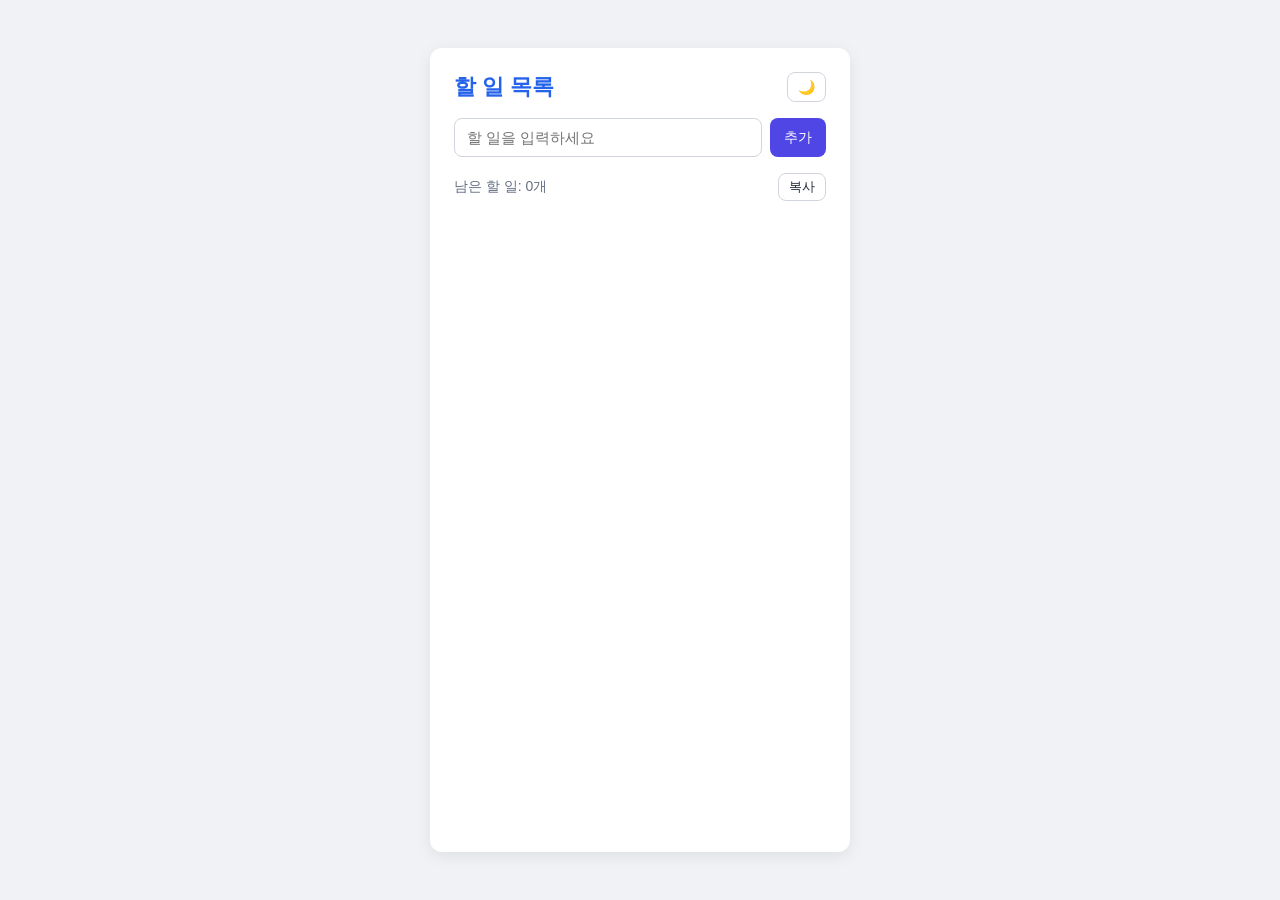
<file: index.html>
<!DOCTYPE html>
<html lang="ko">
<head>
  <meta charset="UTF-8">
  <meta name="viewport" content="width=device-width, initial-scale=1.0">
  <title>Todo List</title>
  <link rel="stylesheet" href="style.css">
  <script>
    try { var t = localStorage.getItem('theme'); if (t) document.documentElement.dataset.theme = t; } catch (e) {}
  </script>
</head>
<body>
  <main class="app">
    <div class="app-header">
      <h1>할 일 목록</h1>
      <button type="button" id="theme-toggle" class="theme-toggle" aria-label="테마 전환">🌙</button>
    </div>
    <form id="todo-form">
      <input id="todo-input" type="text" placeholder="할 일을 입력하세요" autocomplete="off" required>
      <button type="submit">추가</button>
    </form>
    <div class="list-meta">
      <p id="todo-count" class="count"></p>
      <button type="button" id="copy-btn" class="copy">복사</button>
    </div>
    <ul id="todo-list"></ul>
  </main>
  <script src="app.js"></script>
</body>
</html>
</file>
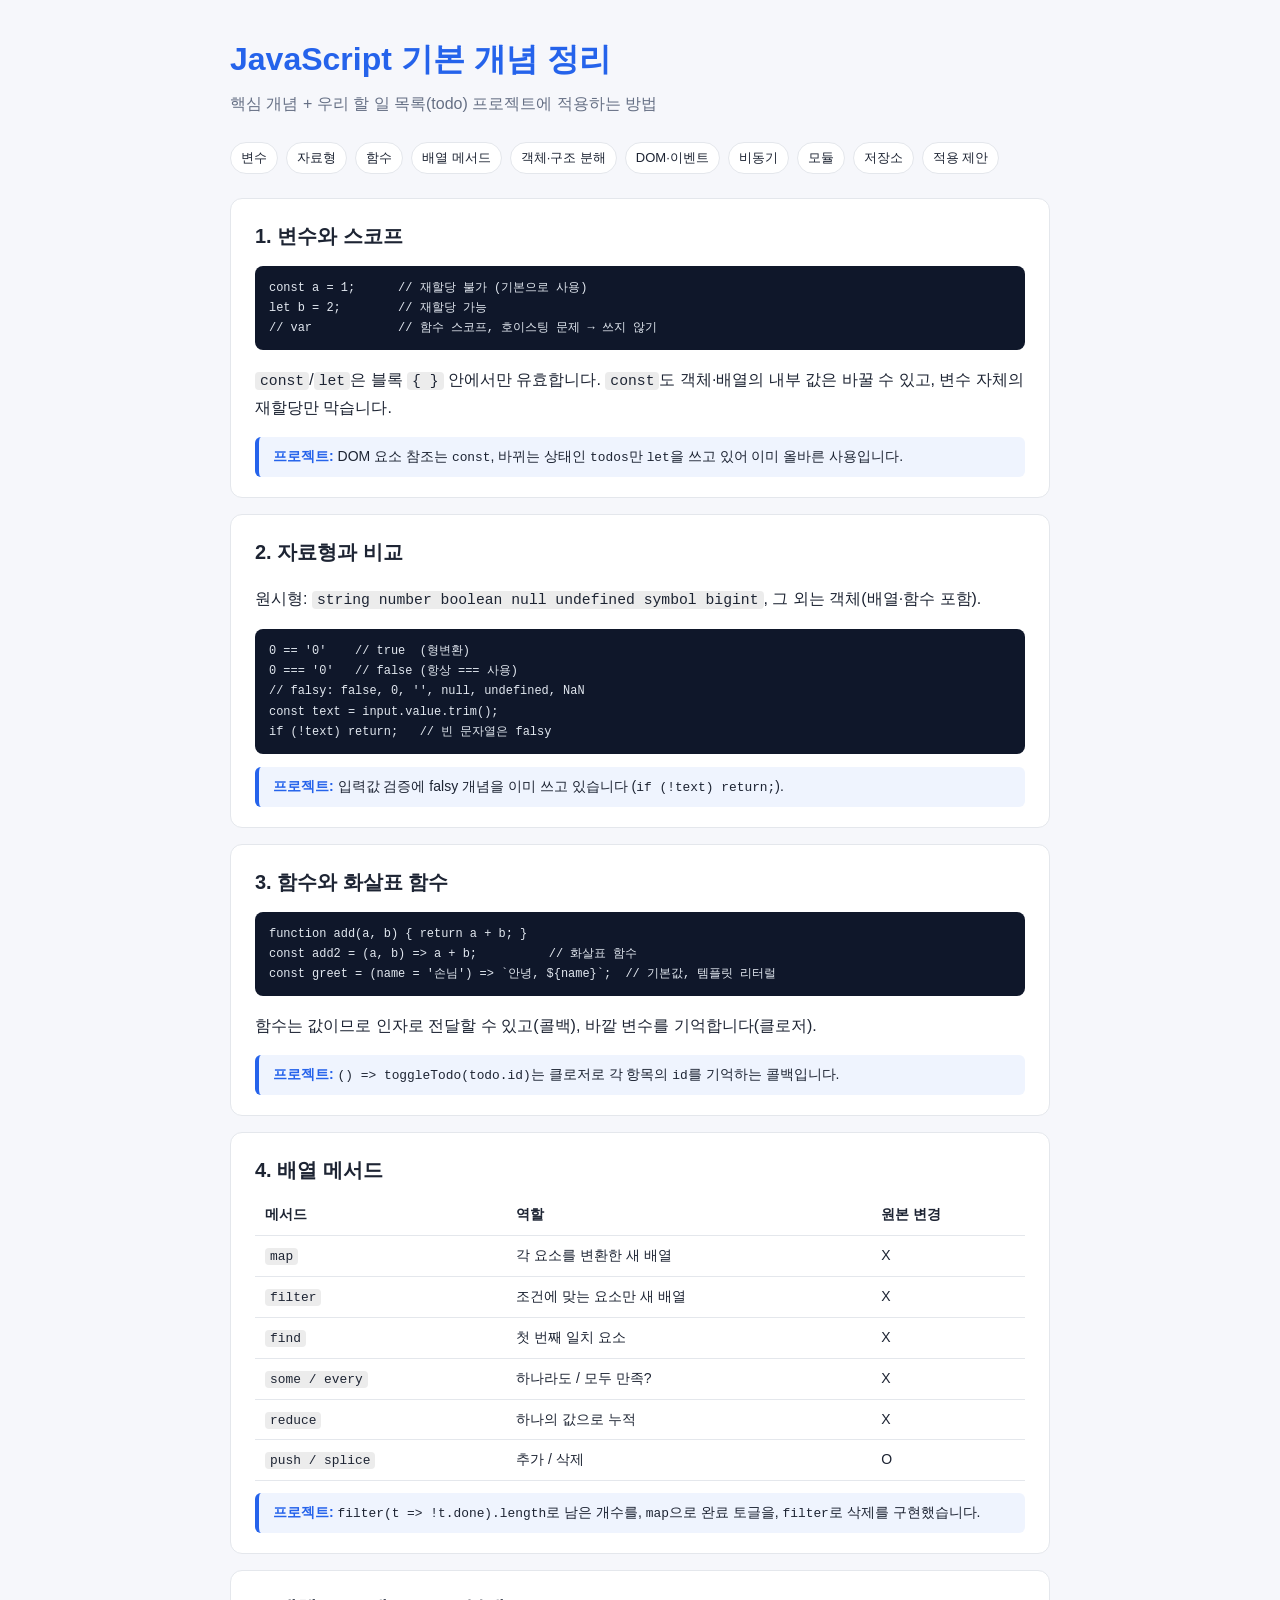
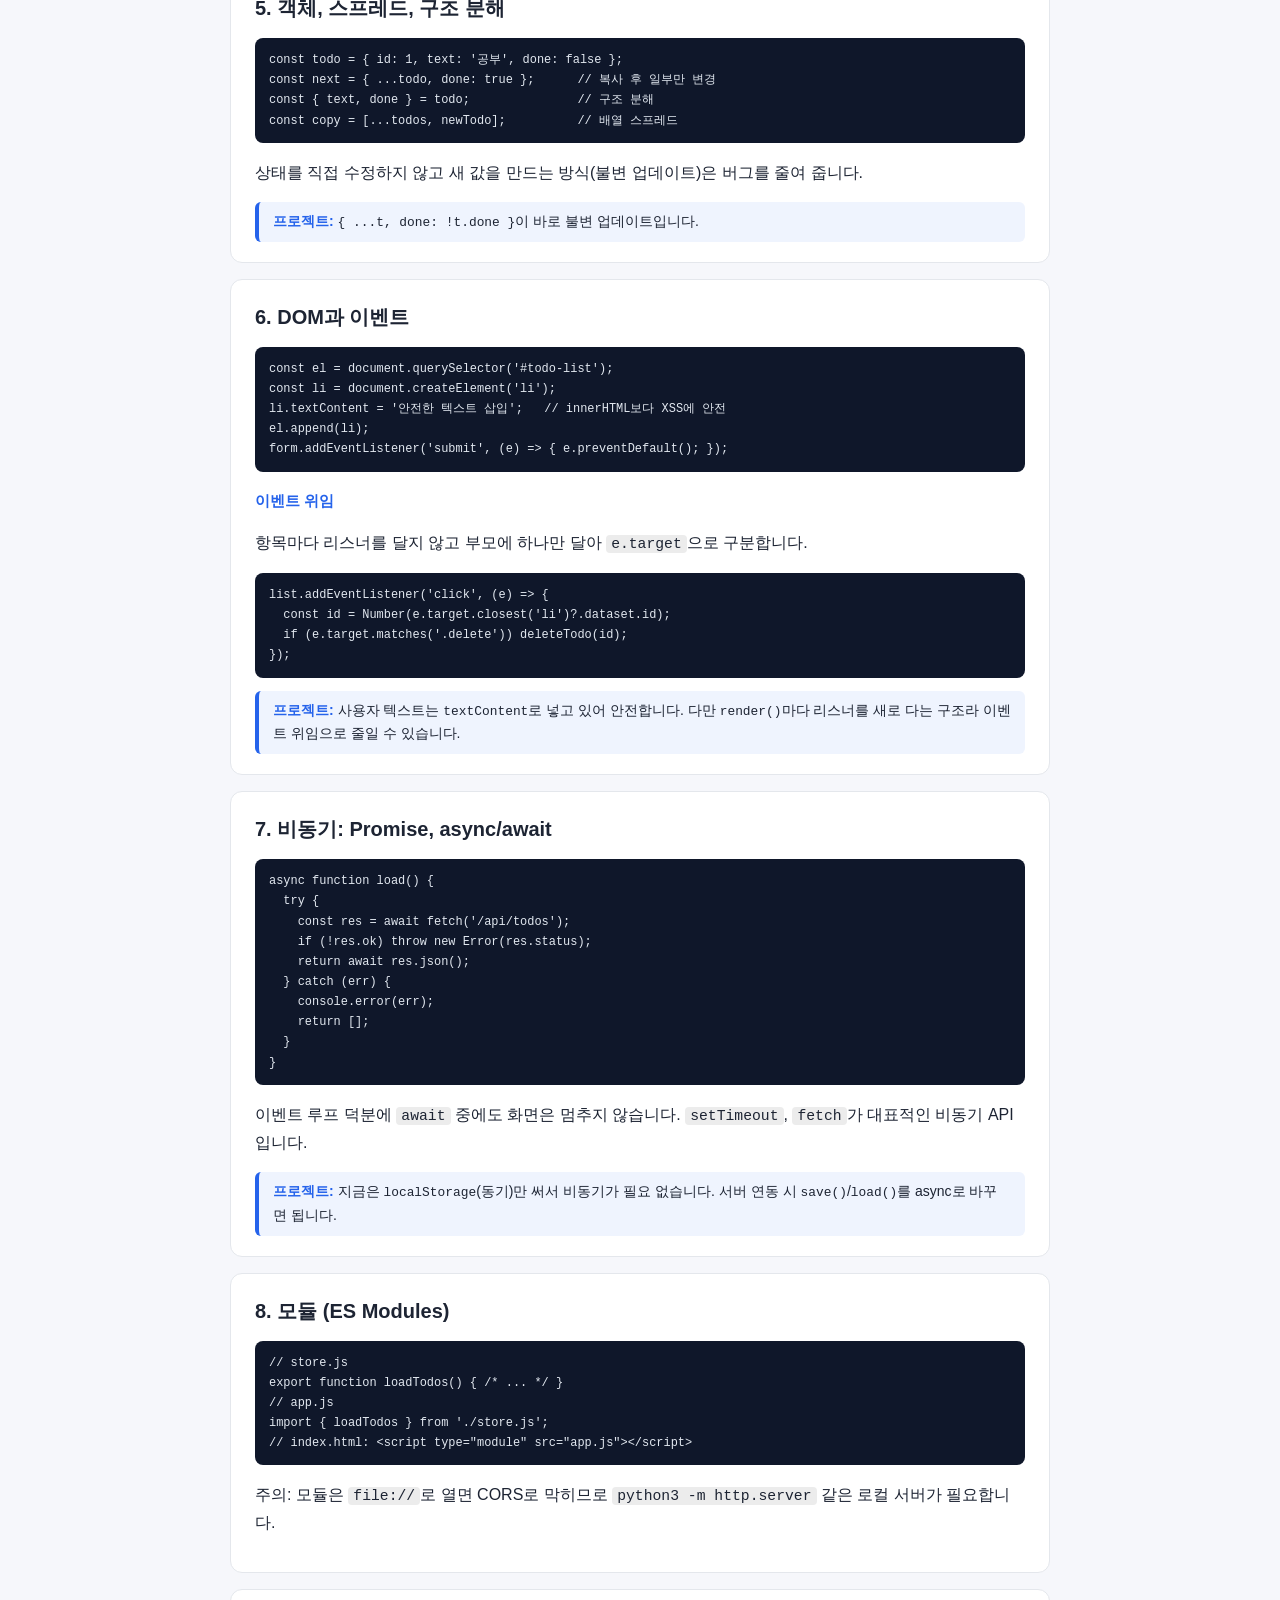
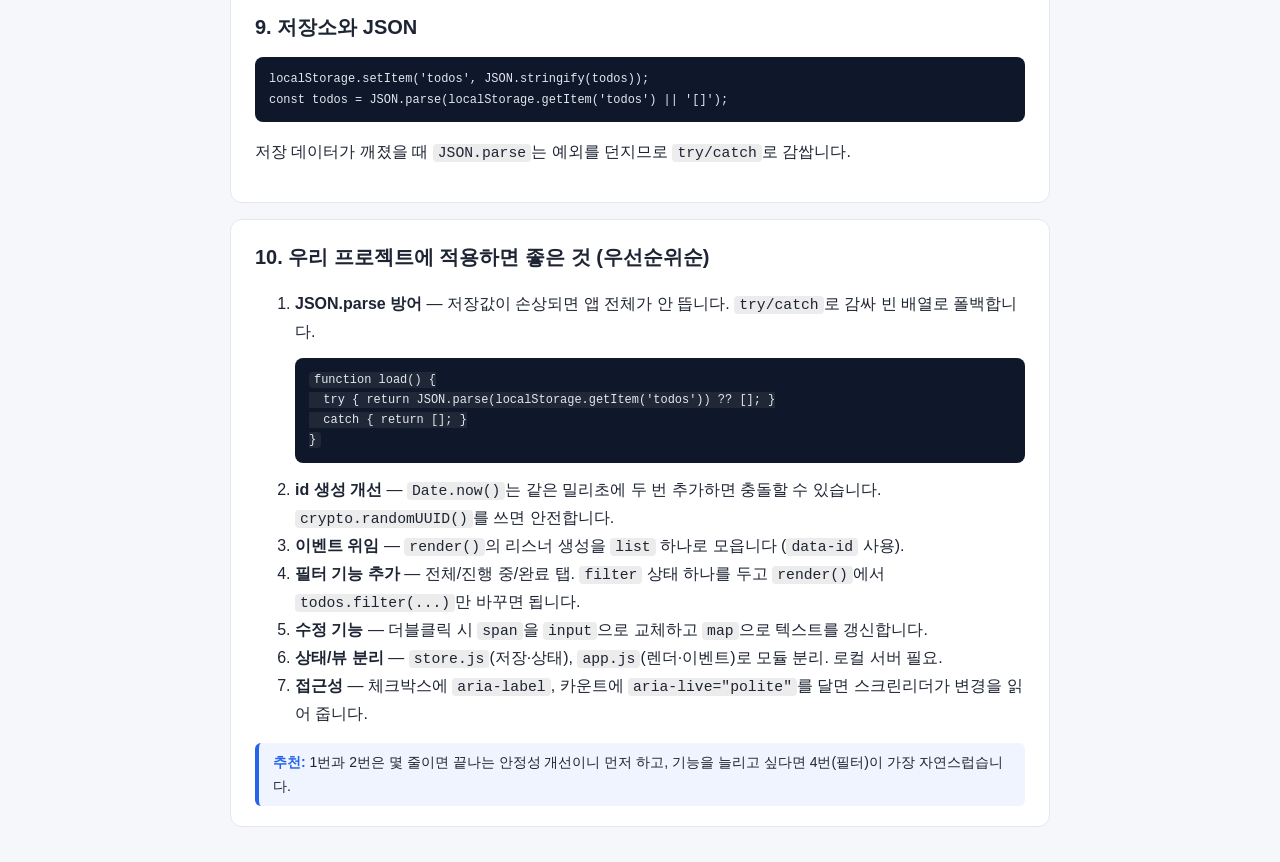
<file: js-basics.html>
<!DOCTYPE html>
<html lang="ko">
<head>
<meta charset="UTF-8">
<meta name="viewport" content="width=device-width, initial-scale=1.0">
<title>JavaScript 기본 개념 정리</title>
<style>
  :root { --bg:#f6f7fb; --card:#fff; --text:#1d2433; --muted:#667085; --accent:#2563eb; --code:#0f172a; --codetext:#e2e8f0; --border:#e4e7ec; }
  @media (prefers-color-scheme: dark) {
    :root { --bg:#0e1116; --card:#171b22; --text:#e6e9ef; --muted:#98a2b3; --accent:#60a5fa; --code:#0b0e13; --codetext:#e2e8f0; --border:#2a303a; }
  }
  * { box-sizing: border-box; }
  body { margin:0; background:var(--bg); color:var(--text); font-family:-apple-system,BlinkMacSystemFont,"Apple SD Gothic Neo",sans-serif; line-height:1.7; padding:32px 16px; }
  main { max-width:820px; margin:0 auto; }
  h1 { color:var(--accent); margin:0 0 4px; }
  .sub { color:var(--muted); margin:0 0 24px; }
  nav { display:flex; flex-wrap:wrap; gap:8px; margin-bottom:24px; }
  nav a { font-size:13px; padding:4px 10px; border:1px solid var(--border); border-radius:999px; color:var(--text); text-decoration:none; background:var(--card); }
  nav a:hover { border-color:var(--accent); color:var(--accent); }
  section { background:var(--card); border:1px solid var(--border); border-radius:12px; padding:20px 24px; margin-bottom:16px; }
  h2 { margin:0 0 8px; font-size:20px; }
  h3 { margin:16px 0 4px; font-size:15px; color:var(--accent); }
  pre { background:var(--code); color:var(--codetext); padding:12px 14px; border-radius:8px; overflow-x:auto; font-size:13px; line-height:1.55; }
  code { font-family:ui-monospace,Menlo,monospace; font-size:0.92em; }
  p code, li code, td code { background:rgba(127,127,127,.15); padding:1px 5px; border-radius:4px; }
  .apply { border-left:4px solid var(--accent); background:rgba(37,99,235,.07); padding:8px 14px; border-radius:6px; margin-top:12px; font-size:14px; }
  .apply b { color:var(--accent); }
  .table-wrap { overflow-x:auto; }
  table { border-collapse:collapse; width:100%; font-size:14px; }
  th, td { text-align:left; padding:8px 10px; border-bottom:1px solid var(--border); vertical-align:top; }
</style>
</head>
<body>
<main>
  <h1>JavaScript 기본 개념 정리</h1>
  <p class="sub">핵심 개념 + 우리 할 일 목록(todo) 프로젝트에 적용하는 방법</p>

  <nav>
    <a href="#var">변수</a><a href="#types">자료형</a><a href="#func">함수</a><a href="#arr">배열 메서드</a>
    <a href="#obj">객체·구조 분해</a><a href="#dom">DOM·이벤트</a><a href="#async">비동기</a>
    <a href="#module">모듈</a><a href="#storage">저장소</a><a href="#apply">적용 제안</a>
  </nav>

  <section id="var">
    <h2>1. 변수와 스코프</h2>
    <pre><code>const a = 1;      // 재할당 불가 (기본으로 사용)
let b = 2;        // 재할당 가능
// var            // 함수 스코프, 호이스팅 문제 → 쓰지 않기</code></pre>
    <p><code>const</code>/<code>let</code>은 블록 <code>{ }</code> 안에서만 유효합니다. <code>const</code>도 객체·배열의 내부 값은 바꿀 수 있고, 변수 자체의 재할당만 막습니다.</p>
    <div class="apply"><b>프로젝트:</b> DOM 요소 참조는 <code>const</code>, 바뀌는 상태인 <code>todos</code>만 <code>let</code>을 쓰고 있어 이미 올바른 사용입니다.</div>
  </section>

  <section id="types">
    <h2>2. 자료형과 비교</h2>
    <p>원시형: <code>string number boolean null undefined symbol bigint</code>, 그 외는 객체(배열·함수 포함).</p>
    <pre><code>0 == '0'    // true  (형변환)
0 === '0'   // false (항상 === 사용)
// falsy: false, 0, '', null, undefined, NaN
const text = input.value.trim();
if (!text) return;   // 빈 문자열은 falsy</code></pre>
    <div class="apply"><b>프로젝트:</b> 입력값 검증에 falsy 개념을 이미 쓰고 있습니다 (<code>if (!text) return;</code>).</div>
  </section>

  <section id="func">
    <h2>3. 함수와 화살표 함수</h2>
    <pre><code>function add(a, b) { return a + b; }
const add2 = (a, b) =&gt; a + b;          // 화살표 함수
const greet = (name = '손님') =&gt; `안녕, ${name}`;  // 기본값, 템플릿 리터럴</code></pre>
    <p>함수는 값이므로 인자로 전달할 수 있고(콜백), 바깥 변수를 기억합니다(클로저).</p>
    <div class="apply"><b>프로젝트:</b> <code>() =&gt; toggleTodo(todo.id)</code>는 클로저로 각 항목의 <code>id</code>를 기억하는 콜백입니다.</div>
  </section>

  <section id="arr">
    <h2>4. 배열 메서드</h2>
    <div class="table-wrap"><table>
      <tr><th>메서드</th><th>역할</th><th>원본 변경</th></tr>
      <tr><td><code>map</code></td><td>각 요소를 변환한 새 배열</td><td>X</td></tr>
      <tr><td><code>filter</code></td><td>조건에 맞는 요소만 새 배열</td><td>X</td></tr>
      <tr><td><code>find</code></td><td>첫 번째 일치 요소</td><td>X</td></tr>
      <tr><td><code>some / every</code></td><td>하나라도 / 모두 만족?</td><td>X</td></tr>
      <tr><td><code>reduce</code></td><td>하나의 값으로 누적</td><td>X</td></tr>
      <tr><td><code>push / splice</code></td><td>추가 / 삭제</td><td>O</td></tr>
    </table></div>
    <div class="apply"><b>프로젝트:</b> <code>filter(t =&gt; !t.done).length</code>로 남은 개수를, <code>map</code>으로 완료 토글을, <code>filter</code>로 삭제를 구현했습니다.</div>
  </section>

  <section id="obj">
    <h2>5. 객체, 스프레드, 구조 분해</h2>
    <pre><code>const todo = { id: 1, text: '공부', done: false };
const next = { ...todo, done: true };      // 복사 후 일부만 변경
const { text, done } = todo;               // 구조 분해
const copy = [...todos, newTodo];          // 배열 스프레드</code></pre>
    <p>상태를 직접 수정하지 않고 새 값을 만드는 방식(불변 업데이트)은 버그를 줄여 줍니다.</p>
    <div class="apply"><b>프로젝트:</b> <code>{ ...t, done: !t.done }</code>이 바로 불변 업데이트입니다.</div>
  </section>

  <section id="dom">
    <h2>6. DOM과 이벤트</h2>
    <pre><code>const el = document.querySelector('#todo-list');
const li = document.createElement('li');
li.textContent = '안전한 텍스트 삽입';   // innerHTML보다 XSS에 안전
el.append(li);
form.addEventListener('submit', (e) =&gt; { e.preventDefault(); });</code></pre>
    <h3>이벤트 위임</h3>
    <p>항목마다 리스너를 달지 않고 부모에 하나만 달아 <code>e.target</code>으로 구분합니다.</p>
    <pre><code>list.addEventListener('click', (e) =&gt; {
  const id = Number(e.target.closest('li')?.dataset.id);
  if (e.target.matches('.delete')) deleteTodo(id);
});</code></pre>
    <div class="apply"><b>프로젝트:</b> 사용자 텍스트는 <code>textContent</code>로 넣고 있어 안전합니다. 다만 <code>render()</code>마다 리스너를 새로 다는 구조라 이벤트 위임으로 줄일 수 있습니다.</div>
  </section>

  <section id="async">
    <h2>7. 비동기: Promise, async/await</h2>
    <pre><code>async function load() {
  try {
    const res = await fetch('/api/todos');
    if (!res.ok) throw new Error(res.status);
    return await res.json();
  } catch (err) {
    console.error(err);
    return [];
  }
}</code></pre>
    <p>이벤트 루프 덕분에 <code>await</code> 중에도 화면은 멈추지 않습니다. <code>setTimeout</code>, <code>fetch</code>가 대표적인 비동기 API입니다.</p>
    <div class="apply"><b>프로젝트:</b> 지금은 <code>localStorage</code>(동기)만 써서 비동기가 필요 없습니다. 서버 연동 시 <code>save()</code>/<code>load()</code>를 async로 바꾸면 됩니다.</div>
  </section>

  <section id="module">
    <h2>8. 모듈 (ES Modules)</h2>
    <pre><code>// store.js
export function loadTodos() { /* ... */ }
// app.js
import { loadTodos } from './store.js';
// index.html: &lt;script type="module" src="app.js"&gt;&lt;/script&gt;</code></pre>
    <p>주의: 모듈은 <code>file://</code>로 열면 CORS로 막히므로 <code>python3 -m http.server</code> 같은 로컬 서버가 필요합니다.</p>
  </section>

  <section id="storage">
    <h2>9. 저장소와 JSON</h2>
    <pre><code>localStorage.setItem('todos', JSON.stringify(todos));
const todos = JSON.parse(localStorage.getItem('todos') || '[]');</code></pre>
    <p>저장 데이터가 깨졌을 때 <code>JSON.parse</code>는 예외를 던지므로 <code>try/catch</code>로 감쌉니다.</p>
  </section>

  <section id="apply">
    <h2>10. 우리 프로젝트에 적용하면 좋은 것 (우선순위순)</h2>
    <ol>
      <li><b>JSON.parse 방어</b> — 저장값이 손상되면 앱 전체가 안 뜹니다. <code>try/catch</code>로 감싸 빈 배열로 폴백합니다.
        <pre><code>function load() {
  try { return JSON.parse(localStorage.getItem('todos')) ?? []; }
  catch { return []; }
}</code></pre></li>
      <li><b>id 생성 개선</b> — <code>Date.now()</code>는 같은 밀리초에 두 번 추가하면 충돌할 수 있습니다. <code>crypto.randomUUID()</code>를 쓰면 안전합니다.</li>
      <li><b>이벤트 위임</b> — <code>render()</code>의 리스너 생성을 <code>list</code> 하나로 모읍니다 (<code>data-id</code> 사용).</li>
      <li><b>필터 기능 추가</b> — 전체/진행 중/완료 탭. <code>filter</code> 상태 하나를 두고 <code>render()</code>에서 <code>todos.filter(...)</code>만 바꾸면 됩니다.</li>
      <li><b>수정 기능</b> — 더블클릭 시 <code>span</code>을 <code>input</code>으로 교체하고 <code>map</code>으로 텍스트를 갱신합니다.</li>
      <li><b>상태/뷰 분리</b> — <code>store.js</code>(저장·상태), <code>app.js</code>(렌더·이벤트)로 모듈 분리. 로컬 서버 필요.</li>
      <li><b>접근성</b> — 체크박스에 <code>aria-label</code>, 카운트에 <code>aria-live="polite"</code>를 달면 스크린리더가 변경을 읽어 줍니다.</li>
    </ol>
    <div class="apply"><b>추천:</b> 1번과 2번은 몇 줄이면 끝나는 안정성 개선이니 먼저 하고, 기능을 늘리고 싶다면 4번(필터)이 가장 자연스럽습니다.</div>
  </section>
</main>
</body>
</html>
</file>
<file: style.css>
:root {
  --bg: #f0f2f5;
  --card: #fff;
  --text: #1f2937;
  --title: #2563eb;
  --muted: #667085;
  --border: #d0d5dd;
  --divider: #eee;
  --item: #7c3aed;
  --done: #98a2b3;
  --shadow: var(--shadow);
}

@media (prefers-color-scheme: dark) {
  :root:not([data-theme="light"]) {
    --bg: #0f1115;
    --card: #1b1e25;
    --text: #e5e7eb;
    --title: #60a5fa;
    --muted: #98a2b3;
    --border: #3a3f4b;
    --divider: #2a2e37;
    --item: #a78bfa;
    --done: #6b7280;
    --shadow: rgba(0, 0, 0, 0.5);
  }
}

:root[data-theme="dark"] {
  --bg: #0f1115;
  --card: #1b1e25;
  --text: #e5e7eb;
  --title: #60a5fa;
  --muted: #98a2b3;
  --border: #3a3f4b;
  --divider: #2a2e37;
  --item: #a78bfa;
  --done: #6b7280;
  --shadow: rgba(0, 0, 0, 0.5);
}

* { box-sizing: border-box; }

body {
  margin: 0;
  min-height: 100vh;
  background: var(--bg);
  color: var(--text);
  font-family: -apple-system, BlinkMacSystemFont, "Apple SD Gothic Neo", sans-serif;
  display: flex;
  justify-content: center;
  padding: 48px 16px;
}

.app {
  width: 100%;
  max-width: 420px;
  background: var(--card);
  border-radius: 12px;
  padding: 24px;
  box-shadow: 0 4px 16px rgba(0, 0, 0, 0.08);
}

h1 { margin: 0 0 16px; font-size: 22px; color: var(--title); }

.count { margin: 0 0 8px; font-size: 14px; color: var(--muted); }

#todo-form { display: flex; gap: 8px; margin-bottom: 16px; }

#todo-input {
  flex: 1;
  padding: 10px 12px;
  border: 1px solid var(--border);
  background: var(--card);
  color: var(--text);
  border-radius: 8px;
  font-size: 15px;
}

button {
  border: none;
  border-radius: 8px;
  padding: 10px 14px;
  font-size: 14px;
  cursor: pointer;
  background: #4f46e5;
  color: #fff;
}

button:hover { opacity: 0.9; }

ul { list-style: none; margin: 0; padding: 0; }

li {
  display: flex;
  align-items: center;
  gap: 10px;
  padding: 10px 0;
  border-bottom: 1px solid var(--divider);
}

li span { flex: 1; word-break: break-all; color: var(--item); }

li.done span { text-decoration: line-through; color: var(--done); }

button.delete { background: #ef4444; padding: 6px 10px; }

.list-meta { display: flex; justify-content: space-between; align-items: center; margin-bottom: 8px; }
.list-meta .count { margin: 0; }
button.copy { background: transparent; border: 1px solid var(--border); color: var(--text); padding: 4px 10px; font-size: 13px; }

.app-header { display: flex; justify-content: space-between; align-items: center; margin-bottom: 16px; }
.app-header h1 { margin: 0; }
button.theme-toggle { background: transparent; border: 1px solid var(--border); color: var(--text); padding: 6px 10px; }
</file>
